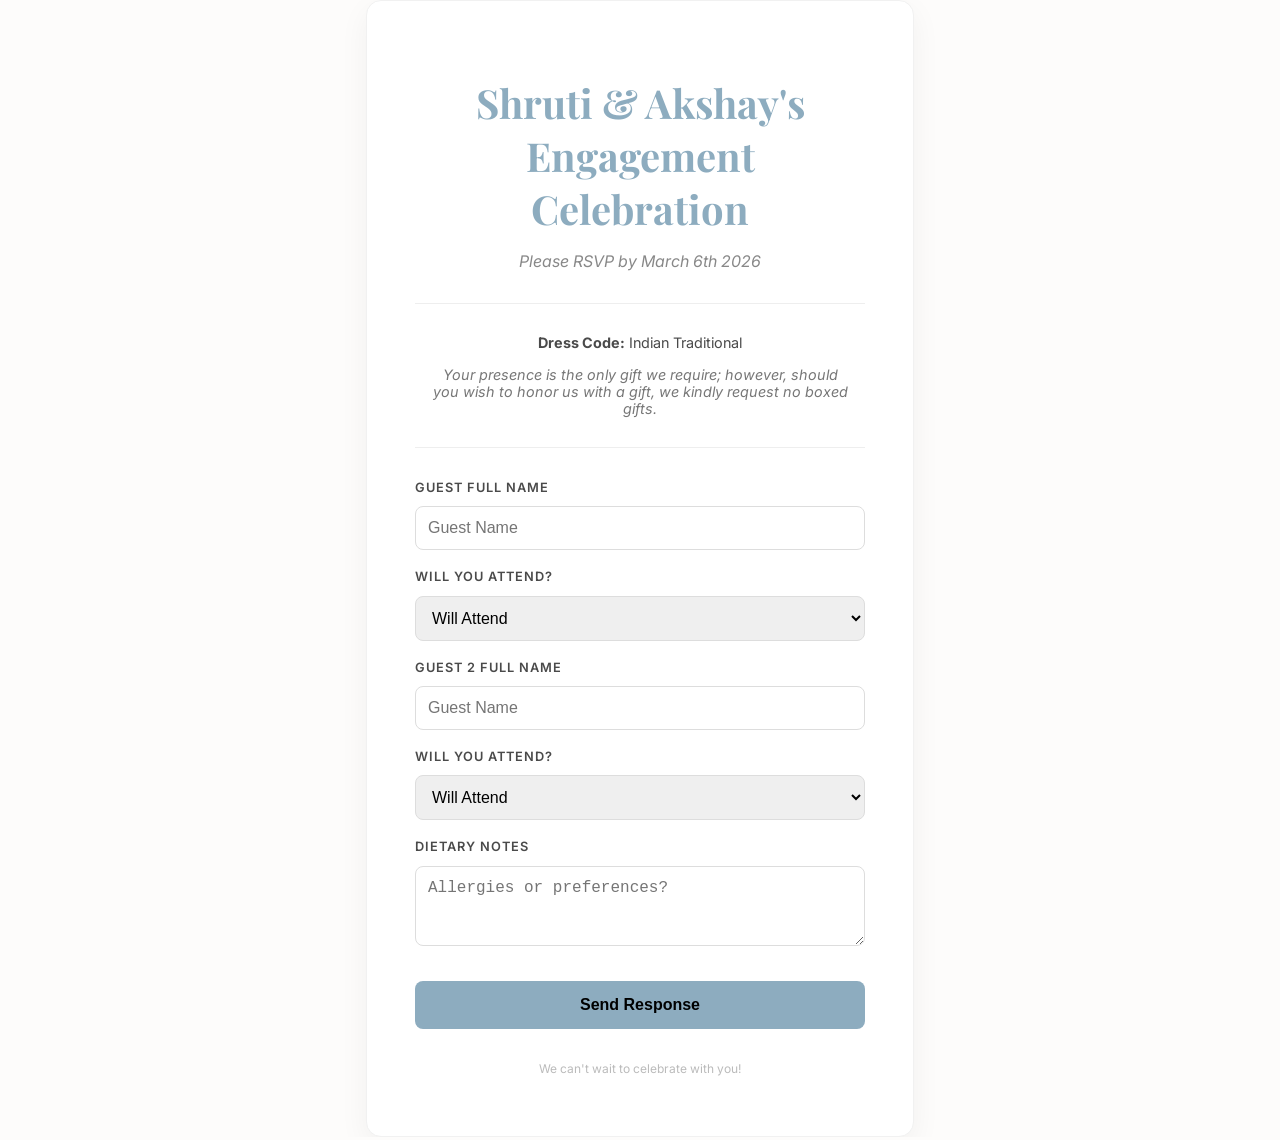
<file: index.html>
<!DOCTYPE html>
<html lang="en">
<head>
    <meta charset="UTF-8">
    <meta name="viewport" content="width=device-width, initial-scale=1.0">
    <title>RSVP | Shruti & Akshay Engagement Celebration</title>
    <link href="https://fonts.googleapis.com/css2?family=Playfair+Display:ital@0;1&family=Inter:wght@300;400&display=swap" rel="stylesheet">
    <style>
        :root {
            --primary: #8DACBF; /* Sage/Dusty Blue */
            --accent: #efd3d7;  /* Soft Rose */
            --text: #4a4a4a;
            --bg: #fdfcfb;
        }

        body {
            font-family: 'Inter', sans-serif;
            background-color: var(--bg);
            color: var(--text);
            margin: 0;
            display: flex;
            justify-content: center;
            align-items: center;
            min-height: 100vh;
        }

        .container {
            background: white;
            padding: 3rem;
            border-radius: 15px;
            box-shadow: 0 10px 30px rgba(0,0,0,0.05);
            max-width: 450px;
            width: 90%;
            text-align: center;
            border: 1px solid #f1f1f1;
        }

        h1 {
            font-family: 'Playfair Display', serif;
            font-size: 2.5rem;
            margin-bottom: 0.5rem;
            color: var(--primary);
        }

        p.subtitle {
            font-style: italic;
            margin-bottom: 2rem;
            color: #888;
        }

        form {
            display: flex;
            flex-direction: column;
            gap: 1.2rem;
            text-align: left;
        }

        label {
            font-size: 0.8rem;
            text-transform: uppercase;
            letter-spacing: 1px;
            font-weight: 600;
            margin-bottom: -0.5rem;
        }

        input, select, textarea {
            padding: 12px;
            border: 1px solid #ddd;
            border-radius: 8px;
            font-size: 1rem;
            width: 100%;
            box-sizing: border-box;
            transition: border-color 0.3s;
        }

        input:focus {
            outline: none;
            border-color: var(--primary);
        }

        button {
            background-color: var(--primary);
            color: black;
            padding: 15px;
            border: none;
            border-radius: 8px;
            font-size: 1rem;
            font-weight: 600;
            cursor: pointer;
            transition: transform 0.2s, background 0.3s;
            margin-top: 1rem;
        }

        button:hover {
            background-color: #7a869a;
            transform: translateY(-2px);
        }

        .footer-note {
            margin-top: 2rem;
            font-size: 0.75rem;
            color: #bbb;
        }
    </style>
</head>
<body>

<div class="container">
    <h1>Shruti & Akshay's Engagement Celebration</h1>
    <p class="subtitle">Please RSVP by March 6th 2026</p>

    <div style="margin-bottom: 2rem; padding: 1rem; border-top: 1px solid #eee; border-bottom: 1px solid #eee; font-size: 0.9rem;">
        <p><strong>Dress Code:</strong> Indian Traditional</p>
        <p style="font-style: italic; color: #777;">Your presence is the only gift we require; however, should you wish to honor us with a gift, we kindly request no boxed gifts.</p>
    </div>

    <form action="https://formspree.io/f/xreaoney" method="POST">
        <label>Guest Full Name</label>
        <input type="text" name="name" placeholder="Guest Name" required>

        <label>Will you attend?</label>
        <select name="attendance" required>
            <option value="yes">Will Attend</option>
            <option value="no">Regretfully Decline</option>
        </select>

        <label>Guest 2 Full Name</label>
        <input type="text" name="name" placeholder="Guest Name" required>

        <label>Will you attend?</label>
        <select name="attendance" required>
            <option value="yes">Will Attend</option>
            <option value="no">Regretfully Decline</option>
        </select>

        <label>Dietary Notes</label>
        <textarea name="dietary" rows="3" placeholder="Allergies or preferences?"></textarea>

        <button type="submit">Send Response</button>
    </form>

    <p class="footer-note">We can't wait to celebrate with you!</p>
</div>

</body>
</html>
</file>
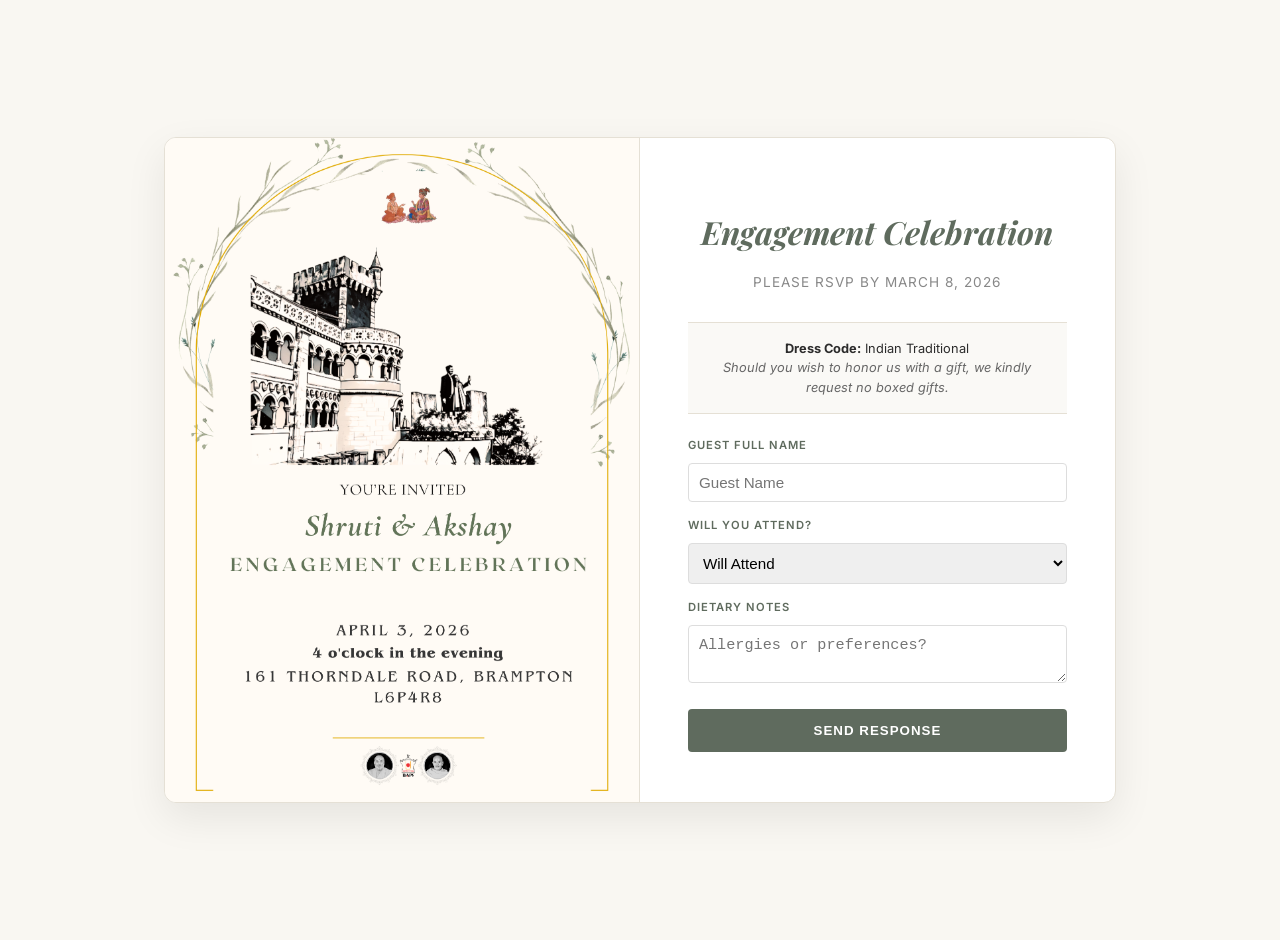
<file: ENG01.html>
<!DOCTYPE html>
<html lang="en">
<head>
    <meta charset="UTF-8">
    <meta name="viewport" content="width=device-width, initial-scale=1.0">
    <title>RSVP | Shruti & Akshay</title>
    <link href="https://fonts.googleapis.com/css2?family=Playfair+Display:ital@0;1&family=Inter:wght@300;400;600&display=swap" rel="stylesheet">
    <style>
        :root {
            --primary: #5F6B5E; /* Dark Sage from invitation text */
            --bg: #F9F7F2;      /* Cream background */
            --text: #2C2C2C;
            --border: #E5E0D5;
        }

        body {
            font-family: 'Inter', sans-serif;
            background-color: var(--bg);
            color: var(--text);
            margin: 0;
            display: flex;
            justify-content: center;
            align-items: center;
            min-height: 100vh;
            padding: 20px;
        }

        /* The Main Wrapper for Side-by-Side */
        .main-wrapper {
            display: flex;
            flex-direction: row; /* Side by side */
            background: white;
            max-width: 950px;
            width: 100%;
            border-radius: 12px;
            box-shadow: 0 15px 40px rgba(0,0,0,0.08);
            overflow: hidden;
            border: 1px solid var(--border);
        }

        /* Left Side: The Poster */
        .poster-section {
            flex: 1;
            background-color: #fff;
            display: flex;
            align-items: center;
            justify-content: center;
            border-right: 1px solid var(--border);
        }

        .poster-section img {
            width: 100%;
            height: 100%;
            object-fit: cover; /* Ensures the image fills the area beautifully */
        }

        /* Right Side: The Form */
        .form-section {
            flex: 0.80;
            padding: 3rem;
            display: flex;
            flex-direction: column;
            justify-content: center;
        }

        h1 {
            font-family: 'Playfair Display', serif;
            font-size: 2rem;
            margin-bottom: 0.5rem;
            color: var(--primary);
            font-style: italic;
            text-align: center;
        }

        .subtitle {
            font-size: 0.85rem;
            text-align: center;
            letter-spacing: 1px;
            margin-bottom: 2rem;
            color: #888;
        }

        .info-note {
            font-size: 0.8rem;
            line-height: 1.5;
            padding: 1rem;
            background: #FAF9F6;
            border-top: 1px solid var(--border);
            border-bottom: 1px solid var(--border);
            margin-bottom: 1.5rem;
            text-align: center;
        }

        form {
            display: flex;
            flex-direction: column;
            gap: 1rem;
        }

        label {
            font-size: 0.7rem;
            text-transform: uppercase;
            letter-spacing: 1px;
            font-weight: 600;
            color: var(--primary);
            margin-bottom: -5px;
        }

        input, select, textarea {
            padding: 10px;
            border: 1px solid #ddd;
            border-radius: 4px;
            font-size: 0.95rem;
            width: 100%;
            box-sizing: border-box;
        }

        button {
            background-color: var(--primary);
            color: white;
            padding: 14px;
            border: none;
            border-radius: 4px;
            font-weight: 600;
            text-transform: uppercase;
            letter-spacing: 1px;
            cursor: pointer;
            transition: opacity 0.3s;
            margin-top: 10px;
        }

        button:hover {
            opacity: 0.9;
        }

        /* Mobile Responsive: Stack them on top of each other on small screens */
        @media (max-width: 768px) {
            .main-wrapper {
                flex-direction: column;
                margin-top: 20px;
            }
            .poster-section {
                border-right: none;
                border-bottom: 1px solid var(--border);
            }
        }
    </style>
</head>
<body>

<div class="main-wrapper">
    <div class="poster-section">
        <img src="invitation_sa.png" alt="Shruti and Akshay Invitation">
    </div>

    <div class="form-section">
        <h1>Engagement Celebration</h1>
        <p class="subtitle">PLEASE RSVP BY MARCH 8, 2026</p>

        <div class="info-note">
            <strong>Dress Code:</strong> Indian Traditional<br>
            <span style="font-style: italic; color: #666;">Should you wish to honor us with a gift, we kindly request no boxed gifts.</span>
        </div>

        <form action="https://formspree.io/f/xreaoney" method="POST">
            <label>Guest Full Name</label>
            <input type="text" name="name_1" placeholder="Guest Name" required>

            <label>Will you attend?</label>
            <select name="attendance_1" required>
                <option value="yes">Will Attend</option>
                <option value="no">Regretfully Decline</option>
            </select>

            <label>Dietary Notes</label>
            <textarea name="dietary" rows="2" placeholder="Allergies or preferences?"></textarea>

            <button type="submit">Send Response</button>
        </form>
    </div>
</div>

</body>
</html>
</file>
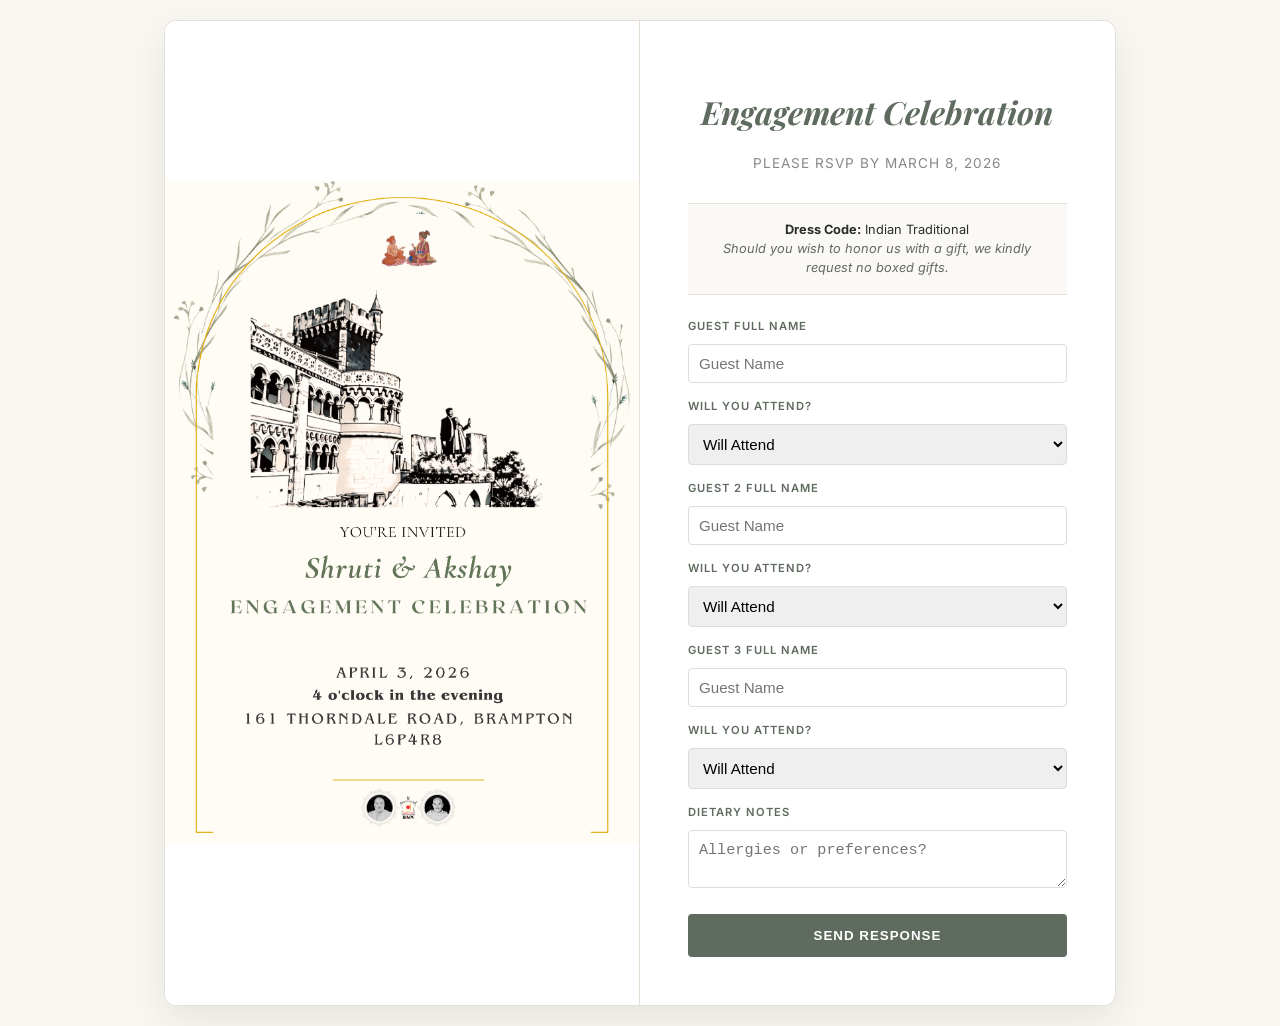
<file: ENG04.html>
<!DOCTYPE html>
<html lang="en">
<head>
    <meta charset="UTF-8">
    <meta name="viewport" content="width=device-width, initial-scale=1.0">
    <title>RSVP | Shruti & Akshay</title>
    <link href="https://fonts.googleapis.com/css2?family=Playfair+Display:ital@0;1&family=Inter:wght@300;400;600&display=swap" rel="stylesheet">
    <style>
        :root {
            --primary: #5F6B5E; /* Dark Sage from invitation text */
            --bg: #F9F7F2;      /* Cream background */
            --text: #2C2C2C;
            --border: #E5E0D5;
        }

        body {
            font-family: 'Inter', sans-serif;
            background-color: var(--bg);
            color: var(--text);
            margin: 0;
            display: flex;
            justify-content: center;
            align-items: center;
            min-height: 100vh;
            padding: 20px;
        }

        /* The Main Wrapper for Side-by-Side */
        .main-wrapper {
            display: flex;
            flex-direction: row; /* Side by side */
            background: white;
            max-width: 950px;
            width: 100%;
            border-radius: 12px;
            box-shadow: 0 15px 40px rgba(0,0,0,0.08);
            overflow: hidden;
            border: 1px solid var(--border);
        }

        /* Left Side: The Poster */
        .poster-section {
            flex: 1;
            background-color: #fff;
            display: flex;
            align-items: center;
            justify-content: center;
            border-right: 1px solid var(--border);
        }

        .poster-section img {
            width: 100%;
            height: 100%;
            object-fit: contain; /* Ensures the image fills the area beautifully */
        }

        /* Right Side: The Form */
        .form-section {
            flex: 0.80;
            padding: 3rem;
            display: flex;
            flex-direction: column;
            justify-content: center;
        }

        h1 {
            font-family: 'Playfair Display', serif;
            font-size: 2rem;
            margin-bottom: 0.5rem;
            color: var(--primary);
            font-style: italic;
            text-align: center;
        }

        .subtitle {
            font-size: 0.85rem;
            text-align: center;
            letter-spacing: 1px;
            margin-bottom: 2rem;
            color: #888;
        }

        .info-note {
            font-size: 0.8rem;
            line-height: 1.5;
            padding: 1rem;
            background: #FAF9F6;
            border-top: 1px solid var(--border);
            border-bottom: 1px solid var(--border);
            margin-bottom: 1.5rem;
            text-align: center;
        }

        form {
            display: flex;
            flex-direction: column;
            gap: 1rem;
        }

        label {
            font-size: 0.7rem;
            text-transform: uppercase;
            letter-spacing: 1px;
            font-weight: 600;
            color: var(--primary);
            margin-bottom: -5px;
        }

        input, select, textarea {
            padding: 10px;
            border: 1px solid #ddd;
            border-radius: 4px;
            font-size: 0.95rem;
            width: 100%;
            box-sizing: border-box;
        }

        button {
            background-color: var(--primary);
            color: white;
            padding: 14px;
            border: none;
            border-radius: 4px;
            font-weight: 600;
            text-transform: uppercase;
            letter-spacing: 1px;
            cursor: pointer;
            transition: opacity 0.3s;
            margin-top: 10px;
        }

        button:hover {
            opacity: 0.9;
        }

        /* Mobile Responsive: Stack them on top of each other on small screens */
        @media (max-width: 768px) {
            .main-wrapper {
                flex-direction: column;
                margin-top: 20px;
            }
            .poster-section {
                border-right: none;
                border-bottom: 1px solid var(--border);
            }
        }
    </style>
</head>
<body>

<div class="main-wrapper">
    <div class="poster-section">
        <img src="invitation_sa.png" alt="Shruti and Akshay Invitation">
    </div>

    <div class="form-section">
        <h1>Engagement Celebration</h1>
        <p class="subtitle">PLEASE RSVP BY MARCH 8, 2026</p>

        <div class="info-note">
            <strong>Dress Code:</strong> Indian Traditional<br>
            <span style="font-style: italic; color: #666;">Should you wish to honor us with a gift, we kindly request no boxed gifts.</span>
        </div>

        <form action="https://formspree.io/f/xreaoney" method="POST">
            <label>Guest Full Name</label>
            <input type="text" name="name_1" placeholder="Guest Name" required>

            <label>Will you attend?</label>
            <select name="attendance_1" required>
                <option value="yes">Will Attend</option>
                <option value="no">Regretfully Decline</option>
            </select>

            <label>Guest 2 Full Name</label>
            <input type="text" name="name_2" placeholder="Guest Name" required>

            <label>Will you attend?</label>
            <select name="attendance_2" required>
                <option value="yes">Will Attend</option>
                <option value="no">Regretfully Decline</option>
            </select>

            <label>Guest 3 Full Name</label>
            <input type="text" name="name_2" placeholder="Guest Name" required>

            <label>Will you attend?</label>
            <select name="attendance_3" required>
                <option value="yes">Will Attend</option>
                <option value="no">Regretfully Decline</option>
            </select>
            
            <label>Dietary Notes</label>
            <textarea name="dietary" rows="2" placeholder="Allergies or preferences?"></textarea>

            <button type="submit">Send Response</button>
        </form>
    </div>
</div>

</body>
</html>
</file>
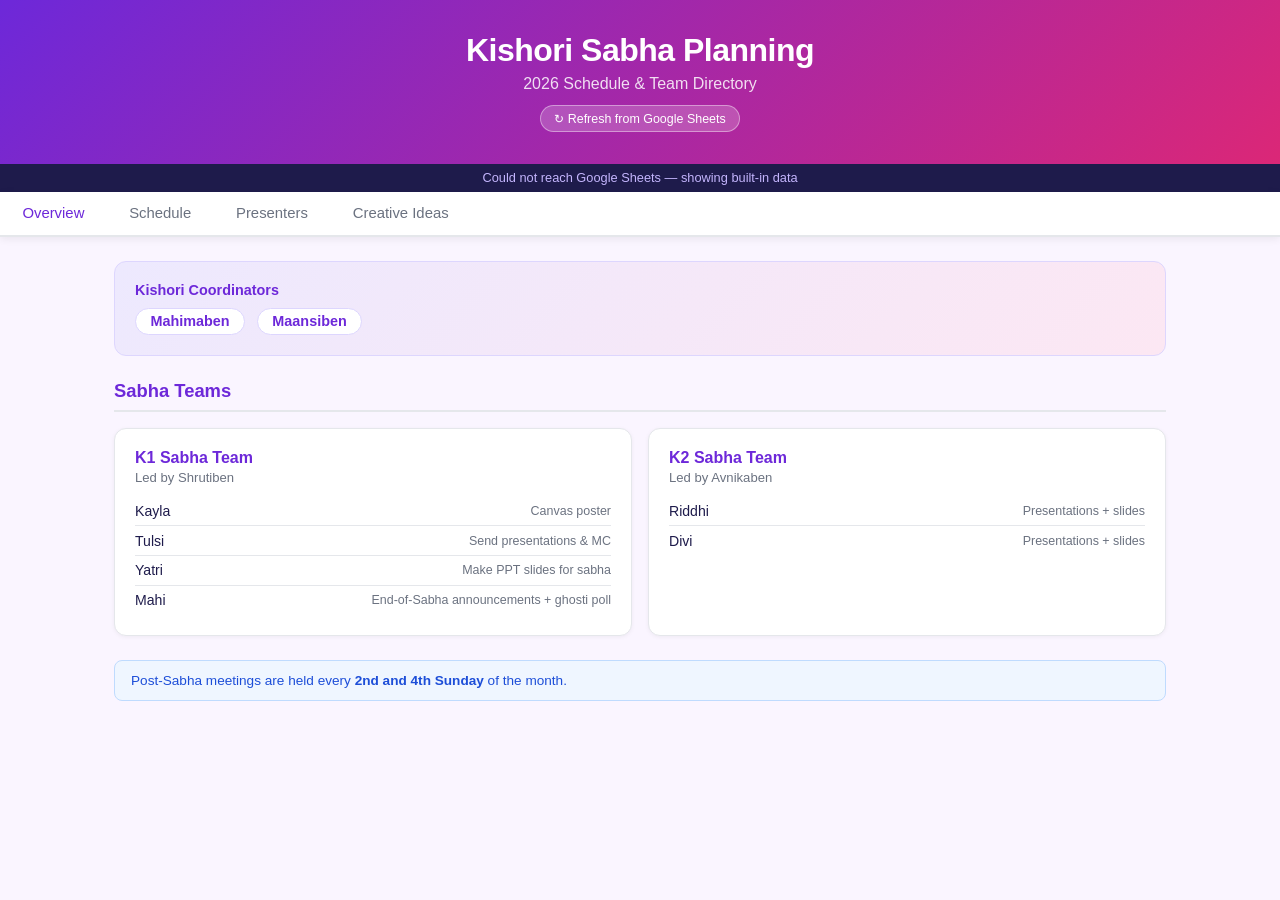
<file: kishori-sabha-planning.html>
<!DOCTYPE html>
<html lang="en">
<head>
  <meta charset="UTF-8">
  <meta name="viewport" content="width=device-width, initial-scale=1.0">
  <title>Kishori Sabha Planning 2026</title>
  <style>
    :root {
      --primary: #6d28d9;
      --primary-light: #8b5cf6;
      --accent: #db2777;
      --bg: #faf5ff;
      --text: #1e1b4b;
      --muted: #6b7280;
      --border: #e5e7eb;
      --green: #059669; --green-bg: #ecfdf5;
      --yellow: #d97706; --yellow-bg: #fffbeb;
      --red: #dc2626;   --red-bg: #fef2f2;
    }
    * { box-sizing: border-box; margin: 0; padding: 0; }
    body { font-family: -apple-system, BlinkMacSystemFont, 'Segoe UI', sans-serif; background: var(--bg); color: var(--text); min-height: 100vh; }

    header {
      background: linear-gradient(135deg, var(--primary) 0%, var(--accent) 100%);
      color: white; padding: 2rem 1.5rem; text-align: center;
    }
    header h1 { font-size: 2rem; font-weight: 700; letter-spacing: -0.5px; }
    header p  { margin-top: 0.4rem; opacity: .85; font-size: 1rem; }
    .header-refresh { margin-top: .75rem; }
    .refresh-btn { background: rgba(255,255,255,.2); border: 1px solid rgba(255,255,255,.4); color: white; padding: .3rem .85rem; border-radius: 20px; font-size: .78rem; cursor: pointer; transition: background .2s; }
    .refresh-btn:hover { background: rgba(255,255,255,.35); }
    .sync-banner { display: none; background: #1e1b4b; color: #c4b5fd; text-align: center; font-size: .8rem; padding: .4rem 1rem; }

    .nav-tabs {
      display: flex; background: white; border-bottom: 2px solid var(--border);
      overflow-x: auto; position: sticky; top: 0; z-index: 100;
      box-shadow: 0 2px 8px rgba(0,0,0,.07);
    }
    .nav-tab {
      padding: .85rem 1.4rem; cursor: pointer; border: none; background: none;
      font-size: .93rem; font-weight: 500; color: var(--muted); white-space: nowrap;
      transition: all .2s; border-bottom: 2px solid transparent; margin-bottom: -2px;
    }
    .nav-tab:hover  { color: var(--primary); }
    .nav-tab.active { color: var(--primary); border-bottom-color: var(--primary); }

    .content { max-width: 1100px; margin: 0 auto; padding: 1.5rem; }
    .tab-pane { display: none; }
    .tab-pane.active { display: block; }
    .section-title { font-size: 1.15rem; font-weight: 700; color: var(--primary); margin-bottom: 1rem; padding-bottom: .5rem; border-bottom: 2px solid var(--border); }

    /* Overview */
    .coord-card { background: linear-gradient(135deg, #ede9fe, #fce7f3); border-radius: 12px; padding: 1.25rem; margin-bottom: 1.5rem; border: 1px solid #ddd6fe; }
    .coord-card h3 { font-size: .9rem; font-weight: 600; color: var(--primary); margin-bottom: .6rem; }
    .coord-names { display: flex; gap: .75rem; flex-wrap: wrap; }
    .coord-pill { background: white; padding: .3rem .9rem; border-radius: 20px; font-weight: 600; font-size: .9rem; color: var(--primary); border: 1px solid #ddd6fe; }
    .team-grid { display: grid; grid-template-columns: repeat(auto-fit, minmax(280px, 1fr)); gap: 1rem; margin-bottom: 1.5rem; }
    .team-card { background: white; border-radius: 12px; padding: 1.25rem; border: 1px solid var(--border); box-shadow: 0 1px 4px rgba(0,0,0,.05); }
    .team-card h3 { font-size: 1rem; font-weight: 700; color: var(--primary); margin-bottom: .15rem; }
    .team-card .lead { font-size: .82rem; color: var(--muted); margin-bottom: .75rem; }
    .member-row { display: flex; justify-content: space-between; align-items: center; padding: .4rem 0; border-bottom: 1px solid var(--border); font-size: .88rem; }
    .member-row:last-child { border-bottom: none; }
    .member-name { font-weight: 500; }
    .member-role { font-size: .78rem; color: var(--muted); text-align: right; max-width: 58%; }
    .info-banner { background: #eff6ff; border: 1px solid #bfdbfe; border-radius: 8px; padding: .75rem 1rem; font-size: .85rem; color: #1d4ed8; }

    /* Schedule */
    .month-filter { display: flex; flex-wrap: wrap; gap: .5rem; margin-bottom: 1.25rem; }
    .month-btn { padding: .38rem 1rem; border-radius: 20px; border: 1.5px solid var(--border); background: white; cursor: pointer; font-size: .83rem; font-weight: 500; color: var(--muted); transition: all .2s; }
    .month-btn:hover  { border-color: var(--primary); color: var(--primary); }
    .month-btn.active { background: var(--primary); color: white; border-color: var(--primary); }

    .schedule-list { display: flex; flex-direction: column; gap: .65rem; }
    .schedule-card { background: white; border-radius: 12px; border: 1px solid var(--border); overflow: hidden; box-shadow: 0 1px 3px rgba(0,0,0,.04); }
    .schedule-header { display: flex; align-items: center; padding: .8rem 1.2rem; cursor: pointer; gap: .85rem; user-select: none; }
    .schedule-header:hover { background: #faf5ff; }
    .schedule-date  { font-weight: 700; font-size: .92rem; min-width: 110px; }
    .schedule-notes { flex: 1; font-size: .83rem; color: var(--muted); }
    .status-badge { padding: .18rem .6rem; border-radius: 12px; font-size: .72rem; font-weight: 600; white-space: nowrap; }
    .status-normal    { background: var(--green-bg); color: var(--green); }
    .status-special   { background: var(--yellow-bg); color: var(--yellow); }
    .status-cancelled { background: var(--red-bg);   color: var(--red); }
    .expand-icon { font-size: .65rem; color: var(--muted); transition: transform .2s; flex-shrink: 0; }
    .schedule-card.open .expand-icon { transform: rotate(180deg); }
    .schedule-body { display: none; padding: 1rem 1.2rem 1.2rem; border-top: 1px solid var(--border); }
    .schedule-card.open .schedule-body { display: block; }
    .sabha-grid { display: grid; grid-template-columns: 1fr 1fr; gap: 1rem; }
    @media (max-width: 580px) { .sabha-grid { grid-template-columns: 1fr; } }
    .sabha-col { border-radius: 8px; padding: .85rem; border: 1px solid #ede9fe; background: #faf5ff; }
    .sabha-col.k2 { background: #fdf2f8; border-color: #fbcfe8; }
    .sabha-col h4 { font-size: .75rem; font-weight: 700; text-transform: uppercase; letter-spacing: .5px; margin-bottom: .65rem; }
    .sabha-col.k1 h4 { color: var(--primary); }
    .sabha-col.k2 h4 { color: var(--accent); }
    .field-row { margin-bottom: .55rem; }
    .field-label { font-size: .67rem; font-weight: 600; color: var(--muted); text-transform: uppercase; letter-spacing: .3px; margin-bottom: .1rem; }
    .field-value { font-size: .84rem; color: var(--text); }
    .field-presenter { font-size: .76rem; color: var(--accent); font-style: italic; margin-top: .1rem; }
    .no-content-msg { text-align: center; color: var(--muted); font-size: .85rem; padding: .5rem; }

    /* Presenters */
    .search-bar { display: flex; gap: .65rem; margin-bottom: 1rem; flex-wrap: wrap; align-items: center; }
    .search-input { flex: 1; min-width: 200px; padding: .55rem 1rem; border: 1.5px solid var(--border); border-radius: 8px; font-size: .88rem; outline: none; transition: border-color .2s; }
    .search-input:focus { border-color: var(--primary); }
    .filter-group { display: flex; gap: .4rem; flex-wrap: wrap; }
    .filter-btn { padding: .35rem .85rem; border-radius: 20px; border: 1.5px solid var(--border); background: white; cursor: pointer; font-size: .8rem; font-weight: 500; color: var(--muted); transition: all .2s; }
    .filter-btn:hover  { border-color: var(--primary); color: var(--primary); }
    .filter-btn.active { background: var(--primary); color: white; border-color: var(--primary); }
    .presenter-table { width: 100%; border-collapse: collapse; background: white; border-radius: 12px; overflow: hidden; border: 1px solid var(--border); font-size: .86rem; }
    .presenter-table th { background: var(--primary); color: white; padding: .7rem 1rem; text-align: left; font-weight: 600; font-size: .77rem; text-transform: uppercase; letter-spacing: .3px; cursor: pointer; user-select: none; white-space: nowrap; }
    .presenter-table th:hover { background: var(--primary-light); }
    .presenter-table td { padding: .65rem 1rem; border-bottom: 1px solid var(--border); vertical-align: middle; }
    .presenter-table tr:last-child td { border-bottom: none; }
    .presenter-table tr:hover td { background: #faf5ff; }
    .type-badge { padding: .14rem .5rem; border-radius: 10px; font-size: .72rem; font-weight: 700; }
    .type-Y { background: #dbeafe; color: #1d4ed8; }
    .type-P { background: #fce7f3; color: #9d174d; }
    .notes-cell { font-size: .78rem; color: var(--muted); font-style: italic; }
    .sort-asc::after  { content: ' ▲'; font-size: .6rem; }
    .sort-desc::after { content: ' ▼'; font-size: .6rem; }
    .empty-msg { text-align: center; color: var(--muted); padding: 2rem; font-size: .9rem; }
    .add-presenter-btn { padding: .55rem 1.1rem; background: var(--primary); color: white; border: none; border-radius: 8px; cursor: pointer; font-weight: 600; font-size: .88rem; white-space: nowrap; transition: background .2s; }
    .add-presenter-btn:hover { background: var(--primary-light); }
    .add-presenter-form { background: white; border: 1.5px solid var(--border); border-radius: 12px; padding: 1.25rem; margin-bottom: 1.25rem; display: none; }
    .add-presenter-form.open { display: block; }
    .add-presenter-form h3 { font-size: .95rem; font-weight: 700; color: var(--primary); margin-bottom: 1rem; }
    .form-grid { display: grid; grid-template-columns: repeat(auto-fit, minmax(180px, 1fr)); gap: .75rem; margin-bottom: 1rem; }
    .form-field { display: flex; flex-direction: column; gap: .25rem; }
    .form-field label { font-size: .72rem; font-weight: 600; color: var(--muted); text-transform: uppercase; letter-spacing: .3px; }
    .form-field input, .form-field select { padding: .5rem .75rem; border: 1.5px solid var(--border); border-radius: 8px; font-size: .88rem; outline: none; transition: border-color .2s; color: var(--text); background: white; }
    .form-field input:focus, .form-field select:focus { border-color: var(--primary); }
    .form-actions { display: flex; gap: .5rem; justify-content: flex-end; }
    .form-actions button { padding: .45rem 1rem; border-radius: 8px; border: none; cursor: pointer; font-size: .85rem; font-weight: 600; }
    .btn-save   { background: var(--primary); color: white; }
    .btn-save:hover { background: var(--primary-light); }
    .btn-cancel { background: var(--border); color: var(--text); }
    .btn-cancel:hover { background: #d1d5db; }

    /* Creative */
    .creative-list { list-style: none; display: flex; flex-direction: column; gap: .75rem; }
    .creative-item { background: white; border-radius: 10px; padding: 1rem 1.2rem; border-left: 4px solid var(--primary); box-shadow: 0 1px 3px rgba(0,0,0,.04); display: flex; justify-content: space-between; align-items: flex-start; gap: 1rem; }
    .creative-item-text h4 { font-size: .93rem; font-weight: 600; color: var(--primary); margin-bottom: .3rem; }
    .creative-item-text p  { font-size: .84rem; color: var(--muted); line-height: 1.5; }
    .creative-delete { background: none; border: none; cursor: pointer; color: var(--muted); font-size: 1rem; padding: 0 .25rem; flex-shrink: 0; }
    .creative-delete:hover { color: var(--red); }
    .creative-add { display: flex; gap: .5rem; margin-top: 1.25rem; flex-wrap: wrap; }
    .creative-add input { flex: 1; min-width: 180px; padding: .55rem 1rem; border: 1.5px solid var(--border); border-radius: 8px; font-size: .88rem; outline: none; transition: border-color .2s; }
    .creative-add input:focus { border-color: var(--primary); }
    .creative-add button { padding: .55rem 1.1rem; background: var(--primary); color: white; border: none; border-radius: 8px; cursor: pointer; font-weight: 600; font-size: .88rem; }
    .creative-add button:hover { background: var(--primary-light); }

    /* Schedule edit button */
    .schedule-edit-btn { margin-left: auto; background: none; border: 1px solid var(--border); border-radius: 6px; padding: .2rem .55rem; font-size: .75rem; color: var(--muted); cursor: pointer; transition: all .2s; flex-shrink: 0; }
    .schedule-edit-btn:hover { border-color: var(--primary); color: var(--primary); background: #faf5ff; }
    .add-date-btn { padding: .38rem 1rem; border-radius: 20px; border: 1.5px solid var(--primary); background: white; cursor: pointer; font-size: .83rem; font-weight: 600; color: var(--primary); transition: all .2s; }
    .add-date-btn:hover { background: var(--primary); color: white; }

    /* Modal */
    .modal-overlay { display: none; position: fixed; inset: 0; background: rgba(0,0,0,.45); z-index: 500; align-items: center; justify-content: center; padding: 1rem; }
    .modal-overlay.open { display: flex; }
    .modal { background: white; border-radius: 16px; padding: 1.5rem; width: 100%; max-width: 700px; max-height: 90vh; overflow-y: auto; box-shadow: 0 20px 60px rgba(0,0,0,.2); }
    .modal-header { display: flex; justify-content: space-between; align-items: center; margin-bottom: 1.25rem; }
    .modal-header h3 { font-size: 1.05rem; font-weight: 700; color: var(--primary); }
    .modal-close { background: none; border: none; font-size: 1.2rem; cursor: pointer; color: var(--muted); padding: 0 .25rem; }
    .modal-close:hover { color: var(--text); }
    .modal-section { margin-bottom: 1.1rem; }
    .modal-section-label { font-size: .72rem; font-weight: 700; text-transform: uppercase; letter-spacing: .4px; color: var(--muted); margin-bottom: .6rem; padding-bottom: .3rem; border-bottom: 1px solid var(--border); display: block; }
    .modal-grid { display: grid; grid-template-columns: repeat(auto-fit, minmax(170px, 1fr)); gap: .6rem; }
    .modal-field { display: flex; flex-direction: column; gap: .2rem; }
    .modal-field label { font-size: .7rem; font-weight: 600; color: var(--muted); text-transform: uppercase; letter-spacing: .3px; }
    .modal-field input, .modal-field select { padding: .45rem .75rem; border: 1.5px solid var(--border); border-radius: 8px; font-size: .86rem; outline: none; transition: border-color .2s; color: var(--text); background: white; }
    .modal-field input:focus, .modal-field select:focus { border-color: var(--primary); }
    .modal-sabha-grid { display: grid; grid-template-columns: 1fr 1fr; gap: 1rem; margin-top: .6rem; }
    @media (max-width: 580px) { .modal-sabha-grid { grid-template-columns: 1fr; } }
    .modal-sabha-col { background: #faf5ff; border: 1px solid #ede9fe; border-radius: 8px; padding: .85rem; }
    .modal-sabha-col.k2 { background: #fdf2f8; border-color: #fbcfe8; }
    .modal-sabha-col h4 { font-size: .75rem; font-weight: 700; text-transform: uppercase; letter-spacing: .4px; margin-bottom: .65rem; }
    .modal-sabha-col.k1 h4 { color: var(--primary); }
    .modal-sabha-col.k2 h4 { color: var(--accent); }
    .modal-actions { display: flex; justify-content: space-between; align-items: center; margin-top: 1.25rem; padding-top: 1rem; border-top: 1px solid var(--border); }
    .modal-actions-right { display: flex; gap: .5rem; }
    .btn-delete { background: var(--red-bg); color: var(--red); border: 1px solid #fca5a5; padding: .45rem 1rem; border-radius: 8px; cursor: pointer; font-size: .85rem; font-weight: 600; }
    .btn-delete:hover { background: #fee2e2; }
    .btn-modal-save { background: var(--primary); color: white; border: none; padding: .45rem 1.1rem; border-radius: 8px; cursor: pointer; font-size: .85rem; font-weight: 600; }
    .btn-modal-save:hover { background: var(--primary-light); }
    .btn-modal-cancel { background: var(--border); color: var(--text); border: none; padding: .45rem 1rem; border-radius: 8px; cursor: pointer; font-size: .85rem; font-weight: 600; }
    .btn-modal-cancel:hover { background: #d1d5db; }

    @media (max-width: 640px) {
      header h1 { font-size: 1.45rem; }
      .presenter-table th, .presenter-table td { padding: .5rem .6rem; font-size: .8rem; }
    }
  </style>
</head>
<body>

<header>
  <h1>Kishori Sabha Planning</h1>
  <p>2026 Schedule &amp; Team Directory</p>
  <div class="header-refresh">
    <button class="refresh-btn" onclick="syncFromSheets()">&#8635; Refresh from Google Sheets</button>
  </div>
</header>
<div class="sync-banner" id="syncBanner"></div>

<nav class="nav-tabs">
  <button class="nav-tab active" onclick="showTab('overview', this)">Overview</button>
  <button class="nav-tab" onclick="showTab('schedule', this)">Schedule</button>
  <button class="nav-tab" onclick="showTab('presenters', this)">Presenters</button>
  <button class="nav-tab" onclick="showTab('creative', this)">Creative Ideas</button>
</nav>

<div class="content">

  <!-- OVERVIEW -->
  <div id="tab-overview" class="tab-pane active">
    <div class="coord-card">
      <h3>Kishori Coordinators</h3>
      <div class="coord-names">
        <span class="coord-pill">Mahimaben</span>
        <span class="coord-pill">Maansiben</span>
      </div>
    </div>

    <h2 class="section-title">Sabha Teams</h2>
    <div class="team-grid">
      <div class="team-card">
        <h3>K1 Sabha Team</h3>
        <p class="lead">Led by Shrutiben</p>
        <div class="member-row"><span class="member-name">Kayla</span><span class="member-role">Canvas poster</span></div>
        <div class="member-row"><span class="member-name">Tulsi</span><span class="member-role">Send presentations &amp; MC</span></div>
        <div class="member-row"><span class="member-name">Yatri</span><span class="member-role">Make PPT slides for sabha</span></div>
        <div class="member-row"><span class="member-name">Mahi</span><span class="member-role">End-of-Sabha announcements + ghosti poll</span></div>
      </div>
      <div class="team-card">
        <h3>K2 Sabha Team</h3>
        <p class="lead">Led by Avnikaben</p>
        <div class="member-row"><span class="member-name">Riddhi</span><span class="member-role">Presentations + slides</span></div>
        <div class="member-row"><span class="member-name">Divi</span><span class="member-role">Presentations + slides</span></div>
      </div>
    </div>

    <div class="info-banner">
      Post-Sabha meetings are held every <strong>2nd and 4th Sunday</strong> of the month.
    </div>
  </div>

  <!-- SCHEDULE -->
  <div id="tab-schedule" class="tab-pane">
    <div class="month-filter">
      <button class="month-btn active" data-month="all">All Months</button>
      <button class="month-btn" data-month="january">January</button>
      <button class="month-btn" data-month="february">February</button>
      <button class="month-btn" data-month="march">March</button>
      <button class="month-btn" data-month="april">April</button>
      <button class="month-btn" data-month="may">May</button>
      <button class="month-btn" data-month="june">June</button>
      <button class="add-date-btn" onclick="openScheduleModal(null)">+ Add Date</button>
    </div>
    <div class="schedule-list" id="scheduleList"></div>

    <!-- Schedule Edit Modal -->
    <div class="modal-overlay" id="scheduleModal" onclick="if(event.target===this)closeScheduleModal()">
      <div class="modal">
        <div class="modal-header">
          <h3 id="scheduleModalTitle">Edit Sabha Date</h3>
          <button class="modal-close" onclick="closeScheduleModal()">&#10005;</button>
        </div>

        <div class="modal-section">
          <span class="modal-section-label">Date Info</span>
          <div class="modal-grid">
            <div class="modal-field">
              <label>Date <span style="color:var(--accent)">*</span></label>
              <input type="text" id="editDate" placeholder="e.g. Jan 4, 2026">
            </div>
            <div class="modal-field">
              <label>Month</label>
              <select id="editMonth">
                <option value="january">January</option>
                <option value="february">February</option>
                <option value="march">March</option>
                <option value="april">April</option>
                <option value="may">May</option>
                <option value="june">June</option>
              </select>
            </div>
            <div class="modal-field">
              <label>Status</label>
              <select id="editStatus">
                <option value="normal">Sabha</option>
                <option value="special">Special Event</option>
                <option value="cancelled">No Sabha</option>
              </select>
            </div>
            <div class="modal-field">
              <label>Notes</label>
              <input type="text" id="editNotes" placeholder="e.g. KST Weekend">
            </div>
          </div>
        </div>

        <div class="modal-section">
          <span class="modal-section-label">Sabha Details</span>
          <div class="modal-sabha-grid">
            <div class="modal-sabha-col k1">
              <h4>K1 Sabha</h4>
              <div class="modal-grid" style="grid-template-columns:1fr;">
                <div class="modal-field"><label>MC</label><input type="text" id="editK1mc" placeholder="Name"></div>
                <div class="modal-field"><label>Dhun / Prarthna</label><input type="text" id="editK1dhun" placeholder="Dhun name"></div>
                <div class="modal-field"><label>Pres 1 Topic</label><input type="text" id="editK1p1topic" placeholder="Topic"></div>
                <div class="modal-field"><label>Pres 1 Presenter</label><input type="text" id="editK1p1pres" placeholder="Name"></div>
                <div class="modal-field"><label>Pres 2 Topic</label><input type="text" id="editK1p2topic" placeholder="Topic"></div>
                <div class="modal-field"><label>Pres 2 Presenter</label><input type="text" id="editK1p2pres" placeholder="Name"></div>
              </div>
            </div>
            <div class="modal-sabha-col k2">
              <h4>K2 Sabha</h4>
              <div class="modal-grid" style="grid-template-columns:1fr;">
                <div class="modal-field"><label>MC</label><input type="text" id="editK2mc" placeholder="Name"></div>
                <div class="modal-field"><label>Dhun / Prarthna</label><input type="text" id="editK2dhun" placeholder="Dhun name"></div>
                <div class="modal-field"><label>Pres 1 Topic</label><input type="text" id="editK2p1topic" placeholder="Topic"></div>
                <div class="modal-field"><label>Pres 1 Presenter</label><input type="text" id="editK2p1pres" placeholder="Name"></div>
                <div class="modal-field"><label>Pres 2 Topic</label><input type="text" id="editK2p2topic" placeholder="Topic"></div>
                <div class="modal-field"><label>Pres 2 Presenter</label><input type="text" id="editK2p2pres" placeholder="Name"></div>
              </div>
            </div>
          </div>
        </div>

        <div class="modal-actions">
          <button class="btn-delete" id="scheduleDeleteBtn" onclick="deleteScheduleEntry()">Delete Date</button>
          <div class="modal-actions-right">
            <button class="btn-modal-cancel" onclick="closeScheduleModal()">Cancel</button>
            <button class="btn-modal-save" onclick="saveScheduleEntry()">Save</button>
          </div>
        </div>
      </div>
    </div>
  </div>

  <!-- PRESENTERS -->
  <div id="tab-presenters" class="tab-pane">
    <div class="search-bar">
      <input type="text" class="search-input" id="presenterSearch" placeholder="Search name, seva, notes..." oninput="filterPresenters()">
      <div class="filter-group">
        <button class="filter-btn active" onclick="setTypeFilter('all', this)">All</button>
        <button class="filter-btn" onclick="setTypeFilter('Y', this)">Yuvati (Y)</button>
        <button class="filter-btn" onclick="setTypeFilter('P', this)">Prerak (P)</button>
      </div>
      <button class="add-presenter-btn" onclick="toggleAddForm()">+ Add Presenter</button>
    </div>

    <div class="add-presenter-form" id="addPresenterForm">
      <h3>New Presenter</h3>
      <div class="form-grid">
        <div class="form-field">
          <label>Name <span style="color:var(--accent)">*</span></label>
          <input type="text" id="newName" placeholder="e.g. Priyaben">
        </div>
        <div class="form-field">
          <label>Y / P</label>
          <select id="newType">
            <option value="Y">Yuvati (Y)</option>
            <option value="P">Prerak (P)</option>
          </select>
        </div>
        <div class="form-field">
          <label>Seva</label>
          <input type="text" id="newSeva" placeholder="e.g. BST Lead">
        </div>
        <div class="form-field">
          <label>Phone</label>
          <input type="text" id="newPhone" placeholder="e.g. +1 (408) 555-0000">
        </div>
        <div class="form-field">
          <label>Notes</label>
          <input type="text" id="newNotes" placeholder="e.g. Good with gujarati">
        </div>
      </div>
      <div class="form-actions">
        <button class="btn-cancel" onclick="toggleAddForm()">Cancel</button>
        <button class="btn-save" onclick="savePresenter()">Save Presenter</button>
      </div>
    </div>
    <div style="overflow-x:auto;">
      <table class="presenter-table" id="presenterTable">
        <thead>
          <tr>
            <th onclick="sortBy('name')">Name</th>
            <th onclick="sortBy('type')">Y/P</th>
            <th onclick="sortBy('seva')">Seva</th>
            <th>Phone</th>
            <th onclick="sortBy('lastPresented')">Last Presented</th>
            <th>Notes</th>
          </tr>
        </thead>
        <tbody id="presenterBody"></tbody>
      </table>
    </div>
    <div id="presenterEmpty" class="empty-msg" style="display:none;">No presenters match your search.</div>
  </div>

  <!-- CREATIVE -->
  <div id="tab-creative" class="tab-pane">
    <h2 class="section-title">Creative Ideas &amp; Suggestions</h2>
    <ul class="creative-list" id="creativeList">
      <li class="creative-item">
        <div class="creative-item-text">
          <h4>Interactive Ghosti Format</h4>
          <p>Turn Presentation 2 into a discussion-style ghosti where kishories answer guided questions rather than a one-way presentation. Great for engagement and deeper reflection.</p>
        </div>
        <button class="creative-delete" onclick="deleteIdea(this)" title="Remove">&#10005;</button>
      </li>
      <li class="creative-item">
        <div class="creative-item-text">
          <h4>Satsang Jeopardy</h4>
          <p>Use a Jeopardy-style quiz for exam prep (already planned for Feb 15 &amp; 22). Consider a reusable Canva template so future prep sessions are quick to set up.</p>
        </div>
        <button class="creative-delete" onclick="deleteIdea(this)" title="Remove">&#10005;</button>
      </li>
      <li class="creative-item">
        <div class="creative-item-text">
          <h4>Monthly Theme Posters</h4>
          <p>Kayla can create a themed Canva poster each month that visually ties together both presentation topics, helping kishories see the connection.</p>
        </div>
        <button class="creative-delete" onclick="deleteIdea(this)" title="Remove">&#10005;</button>
      </li>
      <li class="creative-item">
        <div class="creative-item-text">
          <h4>Presenter Spotlight</h4>
          <p>Briefly introduce each presenter at the start of sabha (their seva, how they prepared, or a fun fact). Builds community and encourages others to sign up.</p>
        </div>
        <button class="creative-delete" onclick="deleteIdea(this)" title="Remove">&#10005;</button>
      </li>
      <li class="creative-item">
        <div class="creative-item-text">
          <h4>Post-Sabha Feedback Form</h4>
          <p>Send a quick 2-question Google Form after each sabha: "What was your biggest takeaway?" and "What topic would you like next?" Mahi can share the link during announcements.</p>
        </div>
        <button class="creative-delete" onclick="deleteIdea(this)" title="Remove">&#10005;</button>
      </li>
    </ul>
    <div class="creative-add">
      <input type="text" id="newIdeaTitle" placeholder="Idea title..." onkeydown="if(event.key==='Enter')addIdea()">
      <input type="text" id="newIdeaDesc" placeholder="Description (optional)..." onkeydown="if(event.key==='Enter')addIdea()">
      <button onclick="addIdea()">Add Idea</button>
    </div>
  </div>

</div>

<script>
// ─── GOOGLE SHEETS CONFIG ────────────────────────────────────────────────────
// After setting up Google Sheets, paste your published CSV URLs below:
const SCHEDULE_URL  = 'https://docs.google.com/spreadsheets/d/e/2PACX-1vRb7jSSUnQkjTbDZe8Awfm40hq-tNCqXmZjNiTA2AOjn70QLaqnbkiPy9k4ZlJENKg1wbbWFbqnSqvF/pub?gid=0&single=true&output=csv';
const PRESENTER_URL = 'https://docs.google.com/spreadsheets/d/e/2PACX-1vRb7jSSUnQkjTbDZe8Awfm40hq-tNCqXmZjNiTA2AOjn70QLaqnbkiPy9k4ZlJENKg1wbbWFbqnSqvF/pub?gid=318353852&single=true&output=csv';

const schedule = [
  // JANUARY
  { date:"Jan 4, 2026",  month:"january",  status:"normal",    notes:"",
    k1:{ mc:"Pushti", dhun:"Swaminarayan Swami / Shriji ane Sau Santo",
         pres1:{ topic:"Oneness with Bhagwan Swaminarayan", presenter:"Jankiben Dubal" },
         pres2:{ topic:"Anubhavi Anandma", presenter:"" } },
    k2:{ mc:"", dhun:"Samu", pres1:{ topic:"", presenter:"" },
         pres2:{ topic:"(Guj Pres) Gunatitanand Swami's Powerful Ability to Transform All", presenter:"Saanviben" } } },
  { date:"Jan 11, 2026", month:"january",  status:"normal",    notes:"",
    k1:{ mc:"Tulsi", dhun:"Jay Aksharpati Purushottam / Sahajanand Swami Antaryami",
         pres1:{ topic:"Special Rituals", presenter:"Krishaben" },
         pres2:{ topic:"Optimism and Kindness - Bhaktachintamani", presenter:"Samtaben" } },
    k2:{ mc:"", dhun:"Samu", pres1:{ topic:"", presenter:"" }, pres2:{ topic:"", presenter:"" } } },
  { date:"Jan 18, 2026", month:"january",  status:"cancelled", notes:"RKC: NO K SABHA", k1:null, k2:null },
  { date:"Jan 25, 2026", month:"january",  status:"special",   notes:"KST Weekend",
    k1:{ mc:"Mahi", dhun:"Bhajman Swaminarayan / Ahonish Darshan",
         pres1:{ topic:"Appreciating Diversity", presenter:"Deeti" },
         pres2:{ topic:"Atma Vichar - Satsang Exam Pretest Paper 1 Prep", presenter:"Sanchalikas" } },
    k2:{ mc:"", dhun:"Kayla", pres1:{ topic:"", presenter:"" }, pres2:{ topic:"", presenter:"" } } },

  // FEBRUARY
  { date:"Feb 1, 2026",  month:"february", status:"normal",    notes:"",
    k1:{ mc:"Srushti", dhun:"Preme Premthi Bolo / Swami Sahajanand Maharaj",
         pres1:{ topic:"Satsang Diksha", presenter:"Pooja J." },
         pres2:{ topic:"Divine Memories IV - Satsang Exam Pretest Paper 2 Prep", presenter:"Sanchalikas" } },
    k2:{ mc:"", dhun:"Suhani", pres1:{ topic:"", presenter:"" }, pres2:{ topic:"", presenter:"" } } },
  { date:"Feb 7, 2026",  month:"february", status:"special",   notes:"Amrut Cup / Super Bowl / Sat Sabha",
    k1:{ mc:"Divija", dhun:"Swaminarayan Swami Swaminarayan / Bhav Dharine Bolo Jay Jay",
         pres1:{ topic:"Mahant Swami Maharaj: The Divine Guru", presenter:"Nidhiben P." },
         pres2:{ topic:"Mahant Swami Maharaj's Care for All", presenter:"" } },
    k2:{ mc:"", dhun:"Jharna", pres1:{ topic:"", presenter:"" },
         pres2:{ topic:"Satsang Exam Review", presenter:"" } } },
  { date:"Feb 15, 2026", month:"february", status:"normal",    notes:"",
    k1:{ mc:"Sneha", dhun:"Preme Premthi Bolo / Ahonish Darshan Dejo Re",
         pres1:{ topic:"Vachanamrut Gadhada I-27", presenter:"Shrutiben M." },
         pres2:{ topic:"Shiv Bhagwan & Mahashivratri", presenter:"" } },
    k2:{ mc:"", dhun:"Mischa", pres1:{ topic:"", presenter:"" },
         pres2:{ topic:"Jeopardy of Pretest Paper 1", presenter:"" } } },
  { date:"Feb 22, 2026", month:"february", status:"special",   notes:"KST Weekend",
    k1:{ mc:"Diya", dhun:"", pres1:{ topic:"", presenter:"" }, pres2:{ topic:"", presenter:"" } },
    k2:{ mc:"", dhun:"Kavya", pres1:{ topic:"", presenter:"" },
         pres2:{ topic:"Jeopardy of Pretest Paper 2", presenter:"" } } },

  // MARCH
  { date:"Mar 1, 2026",  month:"march", status:"special",   notes:"Satsang Exam", k1:null, k2:null },
  { date:"Mar 8, 2026",  month:"march", status:"cancelled", notes:"Education Seminar - NO SABHA",
    k1:{ mc:"", dhun:"", pres1:{ topic:"", presenter:"" },
         pres2:{ topic:"Sadguru Muktanand Swami", presenter:"Nakshi" } },
    k2:{ mc:"", dhun:"", pres1:{ topic:"Holi and Fuldol", presenter:"Rajvee" }, pres2:{ topic:"", presenter:"" } } },
  { date:"Mar 15, 2026", month:"march", status:"normal",    notes:"",
    k1:{ mc:"", dhun:"", pres1:{ topic:"Monthly Gujarati Presentation", presenter:"Sachiben P. (premvati - confirmed)" },
         pres2:{ topic:"Honesty to Oneself, Others and Bhagwan", presenter:"Nidhi" } },
    k2:{ mc:"", dhun:"", pres1:{ topic:"", presenter:"" }, pres2:{ topic:"", presenter:"" } } },
  { date:"Mar 22, 2026", month:"march", status:"special",   notes:"Yuvati Outing",
    k1:{ mc:"", dhun:"", pres1:{ topic:"Spreading the Sarvoparipana of Bhagwan Swaminarayan", presenter:"Bhaktiben Shroff (confirmed)" },
         pres2:{ topic:"Sarjudas", presenter:"" } },
    k2:{ mc:"", dhun:"", pres1:{ topic:"", presenter:"" }, pres2:{ topic:"", presenter:"Divi (confirmed)" } } },
  { date:"Mar 29, 2026", month:"march", status:"cancelled", notes:"Samaiyo - No Sabha",
    k1:{ mc:"", dhun:"", pres1:{ topic:"Spreading the Sarvoparipana of Bhagwan Swaminarayan", presenter:"Bhaktiben Shroff" },
         pres2:{ topic:"Praptino Vichar (ghosti style)", presenter:"Roshniben S." } },
    k2:null },

  // APRIL
  { date:"Apr 5, 2026",  month:"april", status:"special", notes:"KST Weekend - Mahila Samaiyo", k1:null, k2:null },
  { date:"Apr 12, 2026", month:"april", status:"normal",  notes:"", k1:null, k2:null },
  { date:"Apr 19, 2026", month:"april", status:"normal",  notes:"", k1:null, k2:null },
  { date:"Apr 26, 2026", month:"april", status:"normal",  notes:"", k1:null, k2:null },

  // MAY
  { date:"May 3, 2026",  month:"may", status:"normal", notes:"", k1:null, k2:null },
  { date:"May 10, 2026", month:"may", status:"normal", notes:"", k1:null, k2:null },
  { date:"May 17, 2026", month:"may", status:"normal", notes:"", k1:null, k2:null },
  { date:"May 25, 2026", month:"may", status:"normal", notes:"", k1:null, k2:null },
  { date:"May 31, 2026", month:"may", status:"normal", notes:"", k1:null, k2:null },

  // JUNE
  { date:"Jun 7, 2026",  month:"june", status:"special", notes:"Graduation Sabha",       k1:null, k2:null },
  { date:"Jun 14, 2026", month:"june", status:"normal",  notes:"",                       k1:null, k2:null },
  { date:"Jun 21, 2026", month:"june", status:"normal",  notes:"",                       k1:null, k2:null },
  { date:"Jun 28, 2026", month:"june", status:"special", notes:"Kishore / Kishori Din?", k1:null, k2:null },
];

const presenters = [
  { name:"Nidhiben",         phone:"",                  type:"Y", seva:"Balika Sanchalika / RA",  lastPresented:"Mar 15, 2026", notes:"" },
  { name:"Poojaben J.",      phone:"",                  type:"Y", seva:"NDC",                      lastPresented:"Feb 1, 2026",  notes:"Very creative" },
  { name:"Samtaben",         phone:"",                  type:"Y", seva:"Yuvati Coordinator",       lastPresented:"Jan 11, 2026", notes:"Good with deep satsang topics" },
  { name:"Roshniben S.",     phone:"",                  type:"Y", seva:"KRCTL",                    lastPresented:"",             notes:"" },
  { name:"Priyaben",         phone:"",                  type:"Y", seva:"KST Lead",                 lastPresented:"",             notes:"" },
  { name:"Rajvee",           phone:"",                  type:"Y", seva:"",                         lastPresented:"Mar 8, 2026",  notes:"Good Orator" },
  { name:"Twisha",           phone:"",                  type:"Y", seva:"Balika Co-coordinator",    lastPresented:"",             notes:"" },
  { name:"Ipsita",           phone:"",                  type:"Y", seva:"BST Lead",                 lastPresented:"",             notes:"" },
  { name:"Nakshi",           phone:"",                  type:"Y", seva:"",                         lastPresented:"Mar 8, 2026",  notes:"" },
  { name:"Saheli",           phone:"",                  type:"Y", seva:"",                         lastPresented:"",             notes:"" },
  { name:"Diya S.",          phone:"",                  type:"Y", seva:"Shishu Mandal Sanchalika", lastPresented:"",             notes:"" },
  { name:"Anjali Patel",     phone:"",                  type:"Y", seva:"",                         lastPresented:"",             notes:"" },
  { name:"Ayushi Patel",     phone:"",                  type:"Y", seva:"",                         lastPresented:"",             notes:"" },
  { name:"Ruchiben Parmar",  phone:"",                  type:"Y", seva:"",                         lastPresented:"",             notes:"" },
  { name:"Shalmiben Patel",  phone:"",                  type:"Y", seva:"BST Seva",                 lastPresented:"",             notes:"" },
  { name:"Manasi Patel",     phone:"",                  type:"Y", seva:"",                         lastPresented:"",             notes:"" },
  { name:"Bhaktiben S.",     phone:"+1 (650) 740-1911", type:"P", seva:"Balika PK",                lastPresented:"Mar 22, 2026", notes:"" },
  { name:"Roshniben B.",     phone:"+1 (224) 622-4913", type:"P", seva:"FERA",                     lastPresented:"",             notes:"" },
  { name:"Roshniben P.",     phone:"+1 (601) 983-8828", type:"P", seva:"Balika",                   lastPresented:"",             notes:"" },
  { name:"Jignaben P.",      phone:"",                  type:"P", seva:"BKY Admin",                lastPresented:"",             notes:"Good with deep satsang topics" },
  { name:"Ruchiben P.",      phone:"+1 (408) 398-0732", type:"P", seva:"",                         lastPresented:"",             notes:"" },
  { name:"Pratimaben",       phone:"+1 (408) 348-3319", type:"P", seva:"PK",                       lastPresented:"",             notes:"" },
  { name:"Meeraben",         phone:"+1 (267) 393-1504", type:"P", seva:"Outreach",                 lastPresented:"",             notes:"" },
  { name:"Katkiben",         phone:"+1 (408) 348-3320", type:"P", seva:"BK Analyst",               lastPresented:"",             notes:"" },
  { name:"Simaben",          phone:"+1 (925) 321-8079", type:"P", seva:"Outreach",                 lastPresented:"",             notes:"" },
  { name:"Vaishaliben",      phone:"+1 (267) 994-3874", type:"P", seva:"Y RA",                     lastPresented:"",             notes:"" },
  { name:"Nidhiben P.",      phone:"(510) 505-4918",    type:"P", seva:"Mahila Karyakar",           lastPresented:"",             notes:"Good with Gujarati" },
  { name:"Kalgiben",         phone:"(408) 210-4411",    type:"P", seva:"",                         lastPresented:"",             notes:"" },
  { name:"Shrutiben S.",     phone:"+1 (408) 391-9395", type:"P", seva:"Satsang Admin",            lastPresented:"",             notes:"" },
  { name:"Hemaben (Mayank)", phone:"+1 (415) 845-5096", type:"P", seva:"",                         lastPresented:"",             notes:"" },
  { name:"Yoginiben",        phone:"",                  type:"P", seva:"",                         lastPresented:"Feb 22, 2026", notes:"Good with deep satsang topics" },
  { name:"Jankiben D.",      phone:"",                  type:"P", seva:"Outreach",                 lastPresented:"Jan 4, 2026",  notes:"" },
  { name:"Jeenishaben",      phone:"(815) 641-4493",    type:"P", seva:"Balika Coordinator",       lastPresented:"",             notes:"" },
  { name:"Kaminiben",        phone:"+1 (831) 261-8259", type:"P", seva:"",                         lastPresented:"",             notes:"" },
];

let currentMonth = "all";
let typeFilter   = "all";
let sortCol      = "name";
let sortDir      = 1;

function showTab(id, el) {
  document.querySelectorAll('.tab-pane').forEach(p => p.classList.remove('active'));
  document.querySelectorAll('.nav-tab').forEach(t => t.classList.remove('active'));
  document.getElementById('tab-' + id).classList.add('active');
  el.classList.add('active');
}

function renderSchedule() {
  const indexed = schedule.map((s, i) => ({ ...s, _idx: i }));
  const data = currentMonth === 'all' ? indexed : indexed.filter(s => s.month === currentMonth);
  const labels = { normal:'Sabha', special:'Special Event', cancelled:'No Sabha' };
  document.getElementById('scheduleList').innerHTML = data.map((item, idx) => {
    const realIdx = item._idx;
    const hasContent = item.k1 || item.k2;
    const id = 'card-' + idx;
    return `
      <div class="schedule-card" id="${id}">
        <div class="schedule-header" onclick="toggleCard('${id}')">
          <span class="schedule-date">${item.date}</span>
          <span class="schedule-notes">${item.notes}</span>
          <span class="status-badge status-${item.status}">${labels[item.status]}</span>
          <button class="schedule-edit-btn" onclick="event.stopPropagation(); openScheduleModal(${realIdx})">Edit</button>
          ${hasContent ? '<span class="expand-icon">&#9660;</span>' : ''}
        </div>
        ${hasContent ? `<div class="schedule-body">${renderBody(item)}</div>` : ''}
      </div>`;
  }).join('');
}

function renderBody(item) {
  if (!item.k1 && !item.k2) return `<div class="no-content-msg">No details recorded for this date.</div>`;
  const buildCol = (data, cls) => {
    if (!data) return '';
    const f = (label, val, sub) => val ? `
      <div class="field-row">
        <div class="field-label">${label}</div>
        <div class="field-value">${val}</div>
        ${sub ? `<div class="field-presenter">&#8212; ${sub}</div>` : ''}
      </div>` : '';
    return `<div class="sabha-col ${cls}">
      <h4>${cls === 'k1' ? 'K1 Sabha' : 'K2 Sabha'}</h4>
      ${f('MC', data.mc)}
      ${f('Dhun / Prarthna', data.dhun)}
      ${f('Presentation 1', data.pres1 && data.pres1.topic, data.pres1 && data.pres1.presenter)}
      ${f('Presentation 2', data.pres2 && data.pres2.topic, data.pres2 && data.pres2.presenter)}
    </div>`;
  };
  return `<div class="sabha-grid">${buildCol(item.k1,'k1')}${buildCol(item.k2,'k2')}</div>`;
}

function toggleCard(id) {
  document.getElementById(id).classList.toggle('open');
}

document.querySelectorAll('.month-btn').forEach(btn => {
  btn.addEventListener('click', function() {
    document.querySelectorAll('.month-btn').forEach(b => b.classList.remove('active'));
    this.classList.add('active');
    currentMonth = this.dataset.month;
    renderSchedule();
  });
});

function setTypeFilter(type, el) {
  typeFilter = type;
  document.querySelectorAll('.filter-btn').forEach(b => b.classList.remove('active'));
  el.classList.add('active');
  filterPresenters();
}

function filterPresenters() {
  const q = document.getElementById('presenterSearch').value.toLowerCase();
  let data = [...presenters];
  if (typeFilter !== 'all') data = data.filter(p => p.type === typeFilter);
  if (q) data = data.filter(p =>
    p.name.toLowerCase().includes(q) ||
    p.seva.toLowerCase().includes(q) ||
    p.notes.toLowerCase().includes(q) ||
    p.phone.includes(q)
  );
  data.sort((a, b) => (a[sortCol] || '').localeCompare(b[sortCol] || '') * sortDir);
  document.getElementById('presenterBody').innerHTML = data.map(p => `
    <tr>
      <td><strong>${p.name}</strong></td>
      <td><span class="type-badge type-${p.type}">${p.type}</span></td>
      <td>${p.seva || '<span style="color:var(--muted)">&#8212;</span>'}</td>
      <td>${p.phone ? `<a href="tel:${p.phone}" style="color:var(--primary);text-decoration:none;">${p.phone}</a>` : '<span style="color:var(--muted)">&#8212;</span>'}</td>
      <td>${p.lastPresented || '<span style="color:var(--muted)">&#8212;</span>'}</td>
      <td class="notes-cell">${p.notes || ''}</td>
    </tr>`).join('');
  const empty = document.getElementById('presenterEmpty');
  const table = document.getElementById('presenterTable');
  empty.style.display = data.length === 0 ? 'block' : 'none';
  table.style.display  = data.length === 0 ? 'none'  : '';
}

function sortBy(col) {
  if (sortCol === col) sortDir *= -1;
  else { sortCol = col; sortDir = 1; }
  const cols = ['name','type','seva','phone','lastPresented','notes'];
  document.querySelectorAll('.presenter-table th').forEach((th, i) => {
    th.classList.remove('sort-asc','sort-desc');
    if (cols[i] === col) th.classList.add(sortDir === 1 ? 'sort-asc' : 'sort-desc');
  });
  filterPresenters();
}

let editingScheduleIdx = null;

function openScheduleModal(idx) {
  editingScheduleIdx = idx;
  const item = idx !== null ? schedule[idx] : null;
  document.getElementById('scheduleModalTitle').textContent = idx !== null ? 'Edit Sabha Date' : 'Add Sabha Date';
  document.getElementById('scheduleDeleteBtn').style.display = idx !== null ? '' : 'none';

  document.getElementById('editDate').value   = item ? item.date   : '';
  document.getElementById('editMonth').value  = item ? item.month  : 'january';
  document.getElementById('editStatus').value = item ? item.status : 'normal';
  document.getElementById('editNotes').value  = item ? item.notes  : '';

  const k1 = item && item.k1;
  document.getElementById('editK1mc').value      = k1 ? k1.mc : '';
  document.getElementById('editK1dhun').value    = k1 ? k1.dhun : '';
  document.getElementById('editK1p1topic').value = k1 && k1.pres1 ? k1.pres1.topic : '';
  document.getElementById('editK1p1pres').value  = k1 && k1.pres1 ? k1.pres1.presenter : '';
  document.getElementById('editK1p2topic').value = k1 && k1.pres2 ? k1.pres2.topic : '';
  document.getElementById('editK1p2pres').value  = k1 && k1.pres2 ? k1.pres2.presenter : '';

  const k2 = item && item.k2;
  document.getElementById('editK2mc').value      = k2 ? k2.mc : '';
  document.getElementById('editK2dhun').value    = k2 ? k2.dhun : '';
  document.getElementById('editK2p1topic').value = k2 && k2.pres1 ? k2.pres1.topic : '';
  document.getElementById('editK2p1pres').value  = k2 && k2.pres1 ? k2.pres1.presenter : '';
  document.getElementById('editK2p2topic').value = k2 && k2.pres2 ? k2.pres2.topic : '';
  document.getElementById('editK2p2pres').value  = k2 && k2.pres2 ? k2.pres2.presenter : '';

  document.getElementById('scheduleModal').classList.add('open');
}

function closeScheduleModal() {
  document.getElementById('scheduleModal').classList.remove('open');
}

function saveScheduleEntry() {
  const date = document.getElementById('editDate').value.trim();
  if (!date) { document.getElementById('editDate').focus(); return; }

  const buildTeam = (prefix) => {
    const mc   = document.getElementById(`edit${prefix}mc`).value.trim();
    const dhun = document.getElementById(`edit${prefix}dhun`).value.trim();
    const p1t  = document.getElementById(`edit${prefix}p1topic`).value.trim();
    const p1p  = document.getElementById(`edit${prefix}p1pres`).value.trim();
    const p2t  = document.getElementById(`edit${prefix}p2topic`).value.trim();
    const p2p  = document.getElementById(`edit${prefix}p2pres`).value.trim();
    if (!mc && !dhun && !p1t && !p1p && !p2t && !p2p) return null;
    return { mc, dhun, pres1: { topic: p1t, presenter: p1p }, pres2: { topic: p2t, presenter: p2p } };
  };

  const entry = {
    date,
    month:  document.getElementById('editMonth').value,
    status: document.getElementById('editStatus').value,
    notes:  document.getElementById('editNotes').value.trim(),
    k1: buildTeam('K1'),
    k2: buildTeam('K2'),
  };

  if (editingScheduleIdx !== null) {
    schedule[editingScheduleIdx] = entry;
  } else {
    schedule.push(entry);
  }
  closeScheduleModal();
  renderSchedule();
}

function deleteScheduleEntry() {
  if (editingScheduleIdx === null) return;
  if (!confirm('Remove this date from the schedule?')) return;
  schedule.splice(editingScheduleIdx, 1);
  closeScheduleModal();
  renderSchedule();
}

function toggleAddForm() {
  document.getElementById('addPresenterForm').classList.toggle('open');
  document.getElementById('newName').focus();
}

function savePresenter() {
  const name = document.getElementById('newName').value.trim();
  if (!name) { document.getElementById('newName').focus(); return; }
  presenters.push({
    name,
    type: document.getElementById('newType').value,
    seva: document.getElementById('newSeva').value.trim(),
    phone: document.getElementById('newPhone').value.trim(),
    lastPresented: '',
    notes: document.getElementById('newNotes').value.trim(),
  });
  ['newName','newSeva','newPhone','newNotes'].forEach(id => document.getElementById(id).value = '');
  document.getElementById('newType').value = 'Y';
  document.getElementById('addPresenterForm').classList.remove('open');
  filterPresenters();
}

function addIdea() {
  const titleEl = document.getElementById('newIdeaTitle');
  const descEl  = document.getElementById('newIdeaDesc');
  const title   = titleEl.value.trim();
  if (!title) { titleEl.focus(); return; }
  const li = document.createElement('li');
  li.className = 'creative-item';
  li.innerHTML = `
    <div class="creative-item-text">
      <h4>${title}</h4>
      <p>${descEl.value.trim()}</p>
    </div>
    <button class="creative-delete" onclick="deleteIdea(this)" title="Remove">&#10005;</button>`;
  document.getElementById('creativeList').appendChild(li);
  titleEl.value = '';
  descEl.value  = '';
  titleEl.focus();
}

function deleteIdea(btn) {
  btn.closest('li').remove();
}

// ─── CSV PARSING ─────────────────────────────────────────────────────────────
function parseCSVRow(line) {
  const result = [];
  let cur = '', inQ = false;
  for (let i = 0; i < line.length; i++) {
    const c = line[i];
    if (c === '"') { inQ = !inQ; }
    else if (c === ',' && !inQ) { result.push(cur); cur = ''; }
    else { cur += c; }
  }
  result.push(cur);
  return result;
}

function parseCSV(text) {
  const lines = text.trim().split('\n');
  const headers = parseCSVRow(lines[0]).map(h => h.trim());
  return lines.slice(1).filter(l => l.trim()).map(line => {
    const vals = parseCSVRow(line);
    const obj = {};
    headers.forEach((h, i) => obj[h] = (vals[i] || '').trim());
    return obj;
  });
}

function rowToSchedule(r) {
  const hasK1 = r.k1_mc || r.k1_dhun || r.k1_p1_topic || r.k1_p1_presenter || r.k1_p2_topic || r.k1_p2_presenter;
  const hasK2 = r.k2_mc || r.k2_dhun || r.k2_p1_topic || r.k2_p1_presenter || r.k2_p2_topic || r.k2_p2_presenter;
  return {
    date: r.date, month: r.month, status: r.status || 'normal', notes: r.notes || '',
    k1: hasK1 ? { mc: r.k1_mc, dhun: r.k1_dhun,
                  pres1: { topic: r.k1_p1_topic, presenter: r.k1_p1_presenter },
                  pres2: { topic: r.k1_p2_topic, presenter: r.k1_p2_presenter } } : null,
    k2: hasK2 ? { mc: r.k2_mc, dhun: r.k2_dhun,
                  pres1: { topic: r.k2_p1_topic, presenter: r.k2_p1_presenter },
                  pres2: { topic: r.k2_p2_topic, presenter: r.k2_p2_presenter } } : null,
  };
}

function rowToPresenter(r) {
  return { name: r.name, type: r.type || 'Y', seva: r.seva || '', phone: r.phone || '', lastPresented: r.lastPresented || '', notes: r.notes || '' };
}

// ─── GOOGLE SHEETS SYNC ──────────────────────────────────────────────────────
async function syncFromSheets() {
  if (!SCHEDULE_URL && !PRESENTER_URL) return;
  const banner = document.getElementById('syncBanner');
  banner.textContent = 'Syncing from Google Sheets...';
  banner.style.display = 'block';
  try {
    const reqs = [];
    if (SCHEDULE_URL)  reqs.push(fetch(SCHEDULE_URL).then(r => r.text()));
    if (PRESENTER_URL) reqs.push(fetch(PRESENTER_URL).then(r => r.text()));
    const results = await Promise.all(reqs);
    let i = 0;
    if (SCHEDULE_URL) {
      schedule.length = 0;
      parseCSV(results[i++]).filter(r => r.date).forEach(r => schedule.push(rowToSchedule(r)));
    }
    if (PRESENTER_URL) {
      presenters.length = 0;
      parseCSV(results[i++]).filter(r => r.name).forEach(r => presenters.push(rowToPresenter(r)));
    }
    renderSchedule();
    filterPresenters();
    banner.textContent = 'Synced from Google Sheets';
    setTimeout(() => banner.style.display = 'none', 2500);
  } catch(e) {
    banner.textContent = 'Could not reach Google Sheets — showing built-in data';
    setTimeout(() => banner.style.display = 'none', 4000);
    console.warn('Sheets sync failed:', e);
  }
}

renderSchedule();
filterPresenters();
syncFromSheets();
</script>
</body>
</html>
</file>
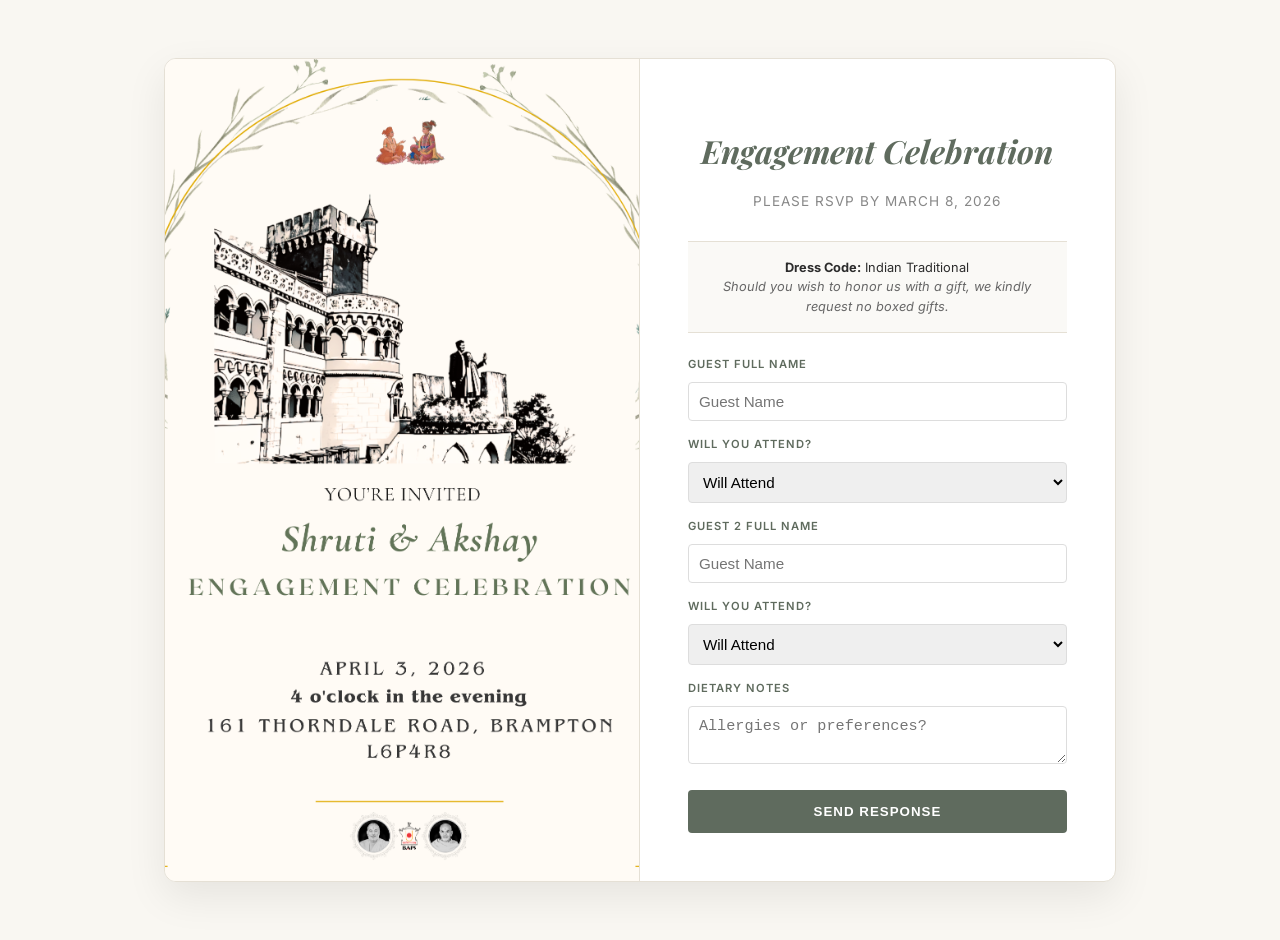
<file: rsvp.html>
<!DOCTYPE html>
<html lang="en">
<head>
    <meta charset="UTF-8">
    <meta name="viewport" content="width=device-width, initial-scale=1.0">
    <title>RSVP | Shruti & Akshay</title>
    <link href="https://fonts.googleapis.com/css2?family=Playfair+Display:ital@0;1&family=Inter:wght@300;400;600&display=swap" rel="stylesheet">
    <style>
        :root {
            --primary: #5F6B5E; /* Dark Sage from invitation text */
            --bg: #F9F7F2;      /* Cream background */
            --text: #2C2C2C;
            --border: #E5E0D5;
        }

        body {
            font-family: 'Inter', sans-serif;
            background-color: var(--bg);
            color: var(--text);
            margin: 0;
            display: flex;
            justify-content: center;
            align-items: center;
            min-height: 100vh;
            padding: 20px;
        }

        /* The Main Wrapper for Side-by-Side */
        .main-wrapper {
            display: flex;
            flex-direction: row; /* Side by side */
            background: white;
            max-width: 950px;
            width: 100%;
            border-radius: 12px;
            box-shadow: 0 15px 40px rgba(0,0,0,0.08);
            overflow: hidden;
            border: 1px solid var(--border);
        }

        /* Left Side: The Poster */
        .poster-section {
            flex: 1;
            background-color: #fff;
            display: flex;
            align-items: center;
            justify-content: center;
            border-right: 1px solid var(--border);
        }

        .poster-section img {
            width: 100%;
            height: 100%;
            object-fit: cover; /* Ensures the image fills the area beautifully */
        }

        /* Right Side: The Form */
        .form-section {
            flex: 0.80;
            padding: 3rem;
            display: flex;
            flex-direction: column;
            justify-content: center;
        }

        h1 {
            font-family: 'Playfair Display', serif;
            font-size: 2rem;
            margin-bottom: 0.5rem;
            color: var(--primary);
            font-style: italic;
            text-align: center;
        }

        .subtitle {
            font-size: 0.85rem;
            text-align: center;
            letter-spacing: 1px;
            margin-bottom: 2rem;
            color: #888;
        }

        .info-note {
            font-size: 0.8rem;
            line-height: 1.5;
            padding: 1rem;
            background: #FAF9F6;
            border-top: 1px solid var(--border);
            border-bottom: 1px solid var(--border);
            margin-bottom: 1.5rem;
            text-align: center;
        }

        form {
            display: flex;
            flex-direction: column;
            gap: 1rem;
        }

        label {
            font-size: 0.7rem;
            text-transform: uppercase;
            letter-spacing: 1px;
            font-weight: 600;
            color: var(--primary);
            margin-bottom: -5px;
        }

        input, select, textarea {
            padding: 10px;
            border: 1px solid #ddd;
            border-radius: 4px;
            font-size: 0.95rem;
            width: 100%;
            box-sizing: border-box;
        }

        button {
            background-color: var(--primary);
            color: white;
            padding: 14px;
            border: none;
            border-radius: 4px;
            font-weight: 600;
            text-transform: uppercase;
            letter-spacing: 1px;
            cursor: pointer;
            transition: opacity 0.3s;
            margin-top: 10px;
        }

        button:hover {
            opacity: 0.9;
        }

        /* Mobile Responsive: Stack them on top of each other on small screens */
        @media (max-width: 768px) {
            .main-wrapper {
                flex-direction: column;
                margin-top: 20px;
            }
            .poster-section {
                border-right: none;
                border-bottom: 1px solid var(--border);
            }
        }
    </style>
</head>
<body>

<div class="main-wrapper">
    <div class="poster-section">
        <img src="invitation_sa.png" alt="Shruti and Akshay Invitation">
    </div>

    <div class="form-section">
        <h1>Engagement Celebration</h1>
        <p class="subtitle">PLEASE RSVP BY MARCH 8, 2026</p>

        <div class="info-note">
            <strong>Dress Code:</strong> Indian Traditional<br>
            <span style="font-style: italic; color: #666;">Should you wish to honor us with a gift, we kindly request no boxed gifts.</span>
        </div>

        <form action="https://formspree.io/f/xreaoney" method="POST">
            <label>Guest Full Name</label>
            <input type="text" name="name_1" placeholder="Guest Name" required>

            <label>Will you attend?</label>
            <select name="attendance_1" required>
                <option value="yes">Will Attend</option>
                <option value="no">Regretfully Decline</option>
            </select>

            <label>Guest 2 Full Name</label>
            <input type="text" name="name_2" placeholder="Guest Name" required>

            <label>Will you attend?</label>
            <select name="attendance_2" required>
                <option value="yes">Will Attend</option>
                <option value="no">Regretfully Decline</option>
            </select>

            <label>Dietary Notes</label>
            <textarea name="dietary" rows="2" placeholder="Allergies or preferences?"></textarea>

            <button type="submit">Send Response</button>
        </form>
    </div>
</div>

</body>
</html>
</file>
